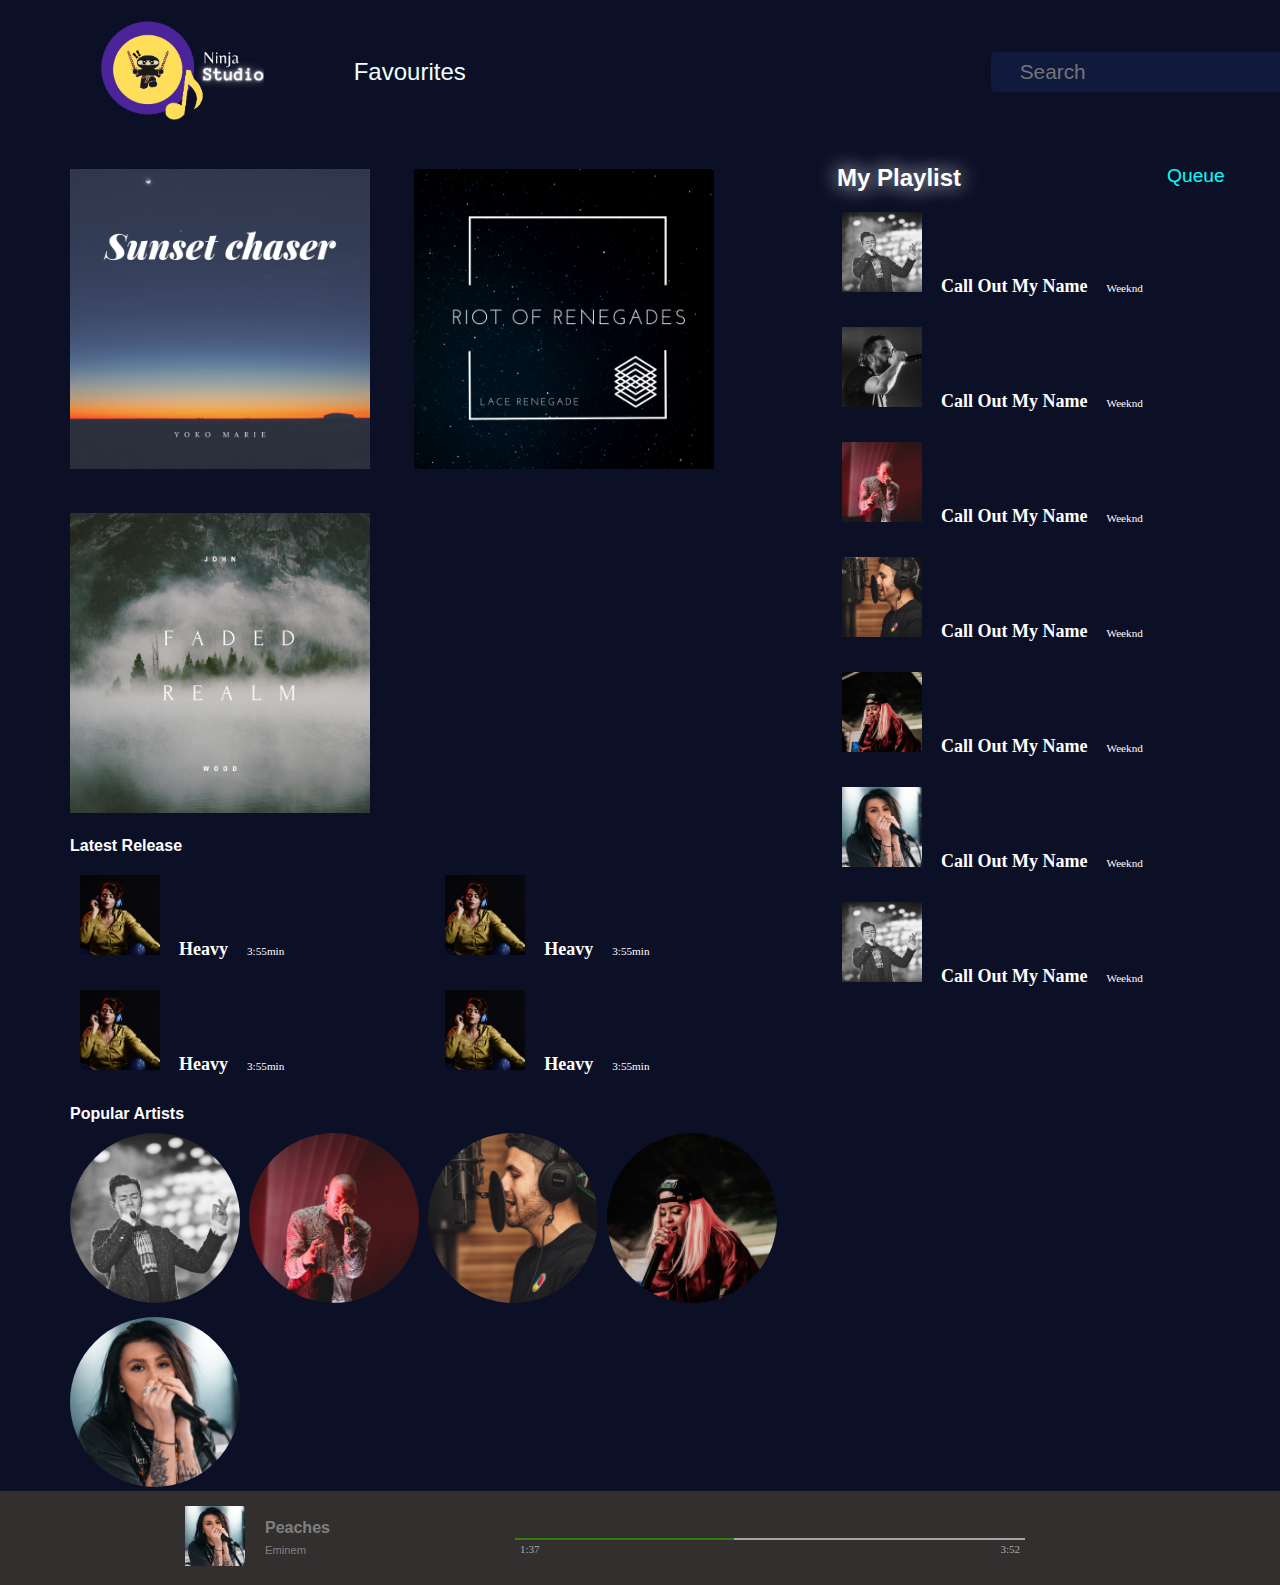
<file: index.html>
<!DOCTYPE html>
<html lang="en">
  <head>
    <!-- Required meta tags -->
    <meta charset="utf-8" />
    <meta name="viewport" content="width=device-width, initial-scale=1" />

    <!-- Bootstrap CSS -->
    <link
      href="https://cdn.jsdelivr.net/npm/bootstrap@5.0.2/dist/css/bootstrap.min.css"
      rel="stylesheet"
      integrity="sha384-EVSTQN3/azprG1Anm3QDgpJLIm9Nao0Yz1ztcQTwFspd3yD65VohhpuuCOmLASjC"
      crossorigin="anonymous"
    />
    <title>Ninja Studio</title>
    <link rel="icon" href="assets/images/favicon.ico" />
    <!-- styles.css -->
    <link rel="stylesheet" href="assets/css/styles.css" />
    <link rel="preconnect" href="https://fonts.googleapis.com" />
    <link rel="preconnect" href="https://fonts.gstatic.com" crossorigin />
    <link
      href="https://fonts.googleapis.com/css2?family=Arimo:wght@600&display=swap"
      rel="stylesheet"
    />
    <link
      rel="stylesheet"
      href="https://pro.fontawesome.com/releases/v5.10.0/css/all.css"
      integrity="sha384-AYmEC3Yw5cVb3ZcuHtOA93w35dYTsvhLPVnYs9eStHfGJvOvKxVfELGroGkvsg+p"
      crossorigin="anonymous"
    />
  </head>
  <body>
    <!-- Navbar Section -->
    <div class="navbar">
      <div class="navbar__items">
        <div class="navbar__logo">
          <a href="index.html"><img src="assets/images/logo.png" alt="" /></a>
        </div>
        <div class="navbar__links">
          <ul class="navbar__link">
            <li class="link">Favourites</li>
          </ul>
        </div>
        <div class="navbar__form">
          <form class="navbar__formContent">
            <label>
              <i class="fas fa-search"></i>
            </label>
            <input type="text" placeholder="Search" />
            <label>
              <i class="fas fa-microphone"></i>
            </label>
          </form>
        </div>
        <div class="navbar__right">
          <i class="fas fa-bell navbar__icon"></i>
          <img
            class="navbar__avatar"
            src="assets/images/avatar.png"
            alt="avatar"
          />
        </div>
      </div>
    </div>

    <!-- Main Section -->
    <div class="main">
      <div class="carousel">
        <a href="index2.html"
          ><img class="carousel__img" src="assets/images/music_1.png" alt=""
        /></a>
        <a href="index2.html"
          ><img class="carousel__img" src="assets/images/music_2.png" alt=""
        /></a>
        <a href="index2.html"
          ><img class="carousel__img" src="assets/images/music_3.png" alt=""
        /></a>
      </div>

      <!-- Latest Realease -->
      <div class="LatestRelease">
        <div class="latest__release">
          <h4 class="div__title">Latest Release</h4>
        </div>
        <div class="LR__content">
          <div class="content">
            <img class="LR__cover" src="assets/images/LR_1.png" alt="" />
            <p class="LR__info"><strong>Heavy</strong></p>
            <p class="LR__info__time">3:55min</p>
            <i class="fas fa-ellipsis-h LR__logo"></i>
          </div>
        </div>
        <div class="LR__content">
          <div class="content">
            <img class="LR__cover" src="assets/images/LR_1.png" alt="" />
            <p class="LR__info"><strong>Heavy</strong></p>
            <p class="LR__info__time">3:55min</p>
            <i class="fas fa-ellipsis-h LR__logo"></i>
          </div>
        </div>
        <div class="LR__content">
          <div class="content">
            <img class="LR__cover media" src="assets/images/LR_1.png" alt="" />
            <p class="LR__info"><strong>Heavy</strong></p>
            <p class="LR__info__time">3:55min</p>
            <i class="fas fa-ellipsis-h LR__logo"></i>
          </div>
        </div>
        <div class="LR__content">
          <div class="content">
            <img class="LR__cover" src="assets/images/LR_1.png" alt="" />
            <p class="LR__info"><strong>Heavy</strong></p>
            <p class="LR__info__time">3:55min</p>
            <i class="fas fa-ellipsis-h LR__logo"></i>
          </div>
        </div>
      </div>

      <!-- Popular Artist -->
      <div class="popular__artist">
        <div class="artist__content">
          <h4 class="div__title">Popular Artists</h4>
        </div>
        <div class="artist__img">
          <img src="assets/images/artist_1.png" alt="" />
          <img src="assets/images/artist_3.png" alt="" />
          <img src="assets/images/artist_4.png" alt="" />
          <img src="assets/images/artist_5.png" alt="" />
          <img src="assets/images/artist_6.png" alt="" />
        </div>
      </div>
    </div>

    <!-- Aside Section -->
    <div class="aside">
      <div class="my__playlist">
        <h3>My Playlist</h3>
        <div class="dropdown">
          <button class="dropbtn">Queue</button>
          <div class="dropdown-content">
            <a href="#">Playlists</a>
            <a href="#">Favourite Songs</a>
          </div>
        </div>
      </div>
      <div class="MP__content">
        <div class="content">
          <img
            class="MP__cover media"
            src="assets/images/artist_1.png"
            alt=""
          />
          <p class="MP__info"><strong>Call Out My Name</strong></p>
          <p class="MP__singer">Weeknd</p>
          <i class="far fa-heart MP__logo"></i>
        </div>
      </div>
      <div class="MP__content">
        <div class="content">
          <img
            class="MP__cover media"
            src="assets/images/artist_2.png"
            alt=""
          />
          <p class="MP__info"><strong>Call Out My Name</strong></p>
          <p class="MP__singer">Weeknd</p>
          <i class="far fa-heart MP__logo"></i>
        </div>
      </div>
      <div class="MP__content">
        <div class="content">
          <img
            class="MP__cover media"
            src="assets/images/artist_3.png"
            alt=""
          />
          <p class="MP__info"><strong>Call Out My Name</strong></p>
          <p class="MP__singer">Weeknd</p>
          <i class="far fa-heart MP__logo"></i>
        </div>
      </div>
      <div class="MP__content">
        <div class="content">
          <img
            class="MP__cover media"
            src="assets/images/artist_4.png"
            alt=""
          />
          <p class="MP__info"><strong>Call Out My Name</strong></p>
          <p class="MP__singer">Weeknd</p>
          <i class="far fa-heart MP__logo"></i>
        </div>
      </div>
      <div class="MP__content">
        <div class="content">
          <img
            class="MP__cover media"
            src="assets/images/artist_5.png"
            alt=""
          />
          <p class="MP__info"><strong>Call Out My Name</strong></p>
          <p class="MP__singer">Weeknd</p>
          <i class="far fa-heart MP__logo"></i>
        </div>
      </div>
      <div class="MP__content">
        <div class="content">
          <img
            class="MP__cover media"
            src="assets/images/artist_6.png"
            alt=""
          />
          <p class="MP__info"><strong>Call Out My Name</strong></p>
          <p class="MP__singer">Weeknd</p>
          <i class="far fa-heart MP__logo"></i>
        </div>
      </div>
      <div class="MP__content">
        <div class="content">
          <img
            class="MP__cover media"
            src="assets/images/artist_1.png"
            alt=""
          />
          <p class="MP__info"><strong>Call Out My Name</strong></p>
          <p class="MP__singer">Weeknd</p>
          <i class="far fa-heart MP__logo"></i>
        </div>
      </div>
    </div>
    <div class="audio__player">
      <audio src="  "></audio>
    </div>

    <!-- Music Player Section -->
    <div class="music__player">
      <div class="musicPlayer__container">
        <div class="musicPlayer__img">
          <img src="assets/images/artist_6.png" alt="" />
        </div>
        <div class="musicPlayer__name">
          <p><strong>Peaches</strong></p>
          <p class="songArtist">Eminem</p>
        </div>
        <div class="musicPlayer__icons">
          <i class="far fa-heart musicPlayer__logo"></i>
          <i class="fas fa-ban musicPlayer__logo"></i>
        </div>
        <div class="musicPlayer__controls">
          <div class="musicPlayer__controlIcons">
            <i class="fas fa-random musicPlayer_control__icon"></i>
            <i class="fas fa-step-backward musicPlayer_control__icon"></i>
            <i class="fas fa-play musicPlayer_control__icon"></i>
            <i class="fas fa-step-forward musicPlayer_control__icon"></i>
            <i class="fas fa-redo-alt musicPlayer_control__icon"></i>
          </div>
          <div class="audioPlayer">
            <div class="music-player--progress audioPlayer__audio">
              <progress
                class="progress--progress-bar"
                value="43"
                max="100"
              ></progress>
              <div class="progress--time">1:37</div>
              <div class="progress--time progress--time__end">3:52</div>
            </div>
          </div>
        </div>
        <div class="audioPlayer__right">
          <i class="fas fa-podcast"></i>
          <i class="fas fa-plug"></i>
          <i class="fas fa-volume-up"></i>
        </div>
      </div>
    </div>

    <!-- Bootstrap JS -->
    <script
      src="https://cdn.jsdelivr.net/npm/@popperjs/core@2.9.2/dist/umd/popper.min.js"
      integrity="sha384-IQsoLXl5PILFhosVNubq5LC7Qb9DXgDA9i+tQ8Zj3iwWAwPtgFTxbJ8NT4GN1R8p"
      crossorigin="anonymous"
    ></script>
    <script
      src="https://cdn.jsdelivr.net/npm/bootstrap@5.0.2/dist/js/bootstrap.min.js"
      integrity="sha384-cVKIPhGWiC2Al4u+LWgxfKTRIcfu0JTxR+EQDz/bgldoEyl4H0zUF0QKbrJ0EcQF"
      crossorigin="anonymous"
    ></script>
  </body>
</html>
</file>
<file: assets/css/styles.css>
* {
    margin: 0px;
}

:root {
    --bg-color: #0c1027;
    --bg-form-color: #12193e;
}

body {
    margin: 0px;
    background-color: var(--bg-color);
}

/* Navbar Styles */

.navbar__items {
    margin-top: 20px;
    display: flex;
    align-items: center;
    margin-left: 100px;
}

.navbar__logo {
    margin-right: 50px;
}

.navbar__logo img {
    max-height: 100px;
}

.navbar__links ul {
    list-style-type: none;
    color: azure;
}

.navbar__links li {
    float: left;
    font-family: 'Lucida Sans', 'Lucida Sans Regular', 'Lucida Grande', 'Lucida Sans Unicode', Geneva, Verdana, sans-serif;
    font-size: 1.5rem;
}

.navbar__formContent {
    margin-left: 525px;
    background-color: var(--bg-form-color);
    border-radius: 5px;
    padding: 7px;
}

.navbar__formContent input {
    background-color: var(--bg-form-color);
    border: none;
    margin-left: 10px;
    font-size: 1.3rem;
    color: #fff;
    outline: none;
}

.fas {
    color: #fff;
    padding: 5px;
}

.navbar__icon {
    padding: 30px;
    font-size: x-large;
}

.navbar__avatar {
    max-height: 75px;
    border-radius: 50%;
}

/* Main Section CSS */

.main {
    width: 65%;
    margin-top: 25px;
    display: inline-block;
}

.carousel {
    margin-left: 50px;
}

.carousel__img {
    max-height: 300px;
    padding: 20px;
}

.carousel__img:hover {
    max-height: 320px;
    -moz-box-shadow: 0 0 15px #ccc;
    -webkit-box-shadow: 0 0 15px #ccc;
    box-shadow: 0 0 15px #ccc;
}

/* Latest Release */

.LatestRelease {
    margin-left: 70px;
    width: 100%;
}

.div__title {
    color: #fff;
    font-family: 'Lucida Sans', 'Lucida Sans Regular', 'Lucida Grande', 'Lucida Sans Unicode', Geneva, Verdana, sans-serif;
    font-size: 1rem;
}

.LR__content {
    margin-top: 10px;
    margin-right: 50px;
    width: 35%;
    padding: 10px;
    display: inline-block;
}

.content img {
    max-height: 80px;
}


.LR__info {
    display: inline;
    color: #fff;
    margin-left: 15px;
    font-size: large;
}

.LR__info__time {
    display: inline;
    color: #fff;
    margin-left: 15px;
    font-weight: lighter;
    font-size: 0.7rem;
}

.LR__logo {
    float: right;
}

/* Popular Artist */

.popular__artist {
    margin-left: 70px;
    margin-top: 20px;
}

.artist__img img {
    margin-top: 10px;
    border-radius: 50%;
    max-height: 170px;
    margin-right: 5px;
}

/* Aside Section */

.aside {
    width: 35%;
    float: right;
    vertical-align: top;
    margin-top: 40px;
}

/* My Playlist */
.my__playlist {
    display: flex;
}

.my__playlist h3 {
    color: #fff;
    font-size: 1.5rem;
    font-family: 'Lucida Sans', 'Lucida Sans Regular', 'Lucida Grande', 'Lucida Sans Unicode', Geneva, Verdana, sans-serif;
    margin-left: 5px;
    text-shadow: 0 0 20px #fff;
}

.my__playlist p {
    color: #fff;
    font-size: 1rem;
    font-family: 'Lucida Sans', 'Lucida Sans Regular', 'Lucida Grande', 'Lucida Sans Unicode', Geneva, Verdana, sans-serif;
    margin-left: 200px;
}

.dropbtn {
    background-color: var(--bg-color);
    color: cyan;
    font-size: 1.2rem;
    margin-left: 200px;
    border: none;
}

.dropdown {
    position: relative;
    display: inline-block;
}

.dropdown-content {
    display: none;
    position: relative;
    background-color: #f1f1f1;
    min-width: 160px;
    box-shadow: 0px 8px 16px 0px rgba(0, 0, 0, 0.2);
    /* z-index: 1; */
}

.dropdown-content a {
    color: black;
    padding: 12px 16px;
    text-decoration: none;
    border-bottom: #000 solid;
    display: block;
}

.dropdown-content a:hover {
    background-color: #ddd;
}

.dropdown:hover .dropdown-content {
    display: block;
}

.dropdown:hover .dropbtn {
    background-color: var(--bg-color);
}

.MP__content {
    margin-top: 10px;
    margin-right: 50px;
    padding: 10px;
    display: inline-block;
}

.content img {
    max-height: 80px;
}


.MP__info {
    display: inline;
    color: #fff;
    margin-left: 15px;
    font-size: large;
}

.MP__singer {
    display: inline;
    color: #fff;
    margin-left: 15px;
    font-weight: lighter;
    font-size: 0.7rem;
}

.MP__logo {
    margin-left: 50px;
}

/* Banner Styles */
.banner img {
    max-width: 800px;
    margin-left: 150px;
}

/* Songs styles */
.songs__list {
    display: flex;
    margin-left: 150px;
    background-color: #1c1f33;
    width: 800px;
    max-height: 70px;
    margin-top: 10px;
}

.sr__number p {
    padding: 15px;
    margin-top: 10px;
    font-family: 'Lucida Sans', 'Lucida Sans Regular', 'Lucida Grande', 'Lucida Sans Unicode', Geneva, Verdana, sans-serif;
    font-size: 0.8rem;
}

.songs__section p {
    color: #fff;
}

.song__img img {
    max-height: 60px;
    border-radius: 5%;
    margin-top: 5px;
}

.song__name {
    padding: 20px;
    margin-top: 10px;
    line-height: 1px;
}

.singer__name {
    color: lightslategray !important;
    font-size: x-small;
}


.song__icon {
    color: #fff;
    margin-top: 12px;
    margin-left: 450px;
}


.song__icons {
    color: #fff;
    margin-top: 12px;
    padding-right: 20px;
}

.similiar__artist {
    margin-top: -20px !important;
    display: flex;
}

.similiar__artist h2 {
    color: #fff;
    font-family: 'Lucida Sans', 'Lucida Sans Regular', 'Lucida Grande', 'Lucida Sans Unicode', Geneva, Verdana, sans-serif;
    text-shadow: 0 0 20px #fff;
}

.similiar__artist p {
    color: aqua;
    margin-top: 7px;
    margin-left: 150px;
    font-family: 'Lucida Sans', 'Lucida Sans Regular', 'Lucida Grande', 'Lucida Sans Unicode', Geneva, Verdana, sans-serif;
}

.artist__container {
    margin-top: 7px;
}

.artist__list {
    width: 30%;
    display: flex;
}

.artist__list p {
    color: #fff;
    font-size: 1.2rem;
}

.artist__Songname {
    font-family: 'Lucida Sans', 'Lucida Sans Regular', 'Lucida Grande', 'Lucida Sans Unicode', Geneva, Verdana, sans-serif;
    line-height: 0.7rem;
    width: auto;
    margin-top: 25px;
    margin-left: 20px;
}

.artist__Name {
    color: lightslategrey !important;
    font-size: 0.9rem !important;
}

.artist__list {
    margin-top: 10px;
}

.artist__list img {
    max-height: 90px;
    border-radius: 5%;
    box-shadow: 0 0 10px #ccc;
}

.song__length i {
    margin-left: 240px;
    font-size: 0.8rem;
    float: right;
    position: absolute;
}

/* styling music player */

.music__player {
    position:sticky;
    background-color: rgb(51, 47, 47);
    margin: 0px;
    height: auto;
}

.musicPlayer__container {
    display: flex;
    padding: 15px;
}

.musicPlayer__img img {
    max-height: 60px;
    border: 5%;
    margin-left: 170px;
}

.musicPlayer__name p {
    margin-left: 20px;
    margin-top: 20px;
    color: grey;
    line-height: 0.2rem;
    font-family: sans-serif;
    font-size: 1rem;
}

.songArtist {
    font-size: 0.7rem !important;
}

.musicPlayer__icons {
    margin-left: 40px;
    margin-top: -30px;
    display: flex;
    align-items: center;
}

.musicPlayer__icons i{
    padding-left: 20px;
}

.musicPlayer__logo {
    color: grey;
    margin-top: 10px;
    position: relative;
}

.musicPlayer__controlIcons {
    margin-left: 270px;
}

.musicPlayer_control__icon {
    color: grey;
    font-size: medium;
}

.fa-play {
    font-size: larger !important;
}

.audioPlayer__audio {
    width: 500px;
    margin-left: 90px;
}

.music-player--progress {
    margin-top: 10px;
    position: relative;
    overflow: auto;
    padding: 5px;
    margin-left: 100px;
}

.progress--progress-bar {
    position: absolute;
    width: 100%;
    top: -1px;
    left: 0;
    -webkit-appearance: none;
    height: 3px;
    z-index: 2
}

.progress--progress-bar::-webkit-progress-bar {
    /* height: 4px; */
    background: rgb(168, 165, 165);
}

.progress--progress-bar::-webkit-progress-value {
    background: #2b8109;
}

.progress--time {
    color: #A9A9A9;
    font-size: 11px;
    float: left;
}

.progress--time__end {
    float: right;
}

.audioPlayer__right {
    margin-left: 200px;
    margin-top: 20px;
    display: flex;
}

.audioPlayer__right i{
    color: grey;
    padding-right: 25px;
    font-size: large;
}
</file>
